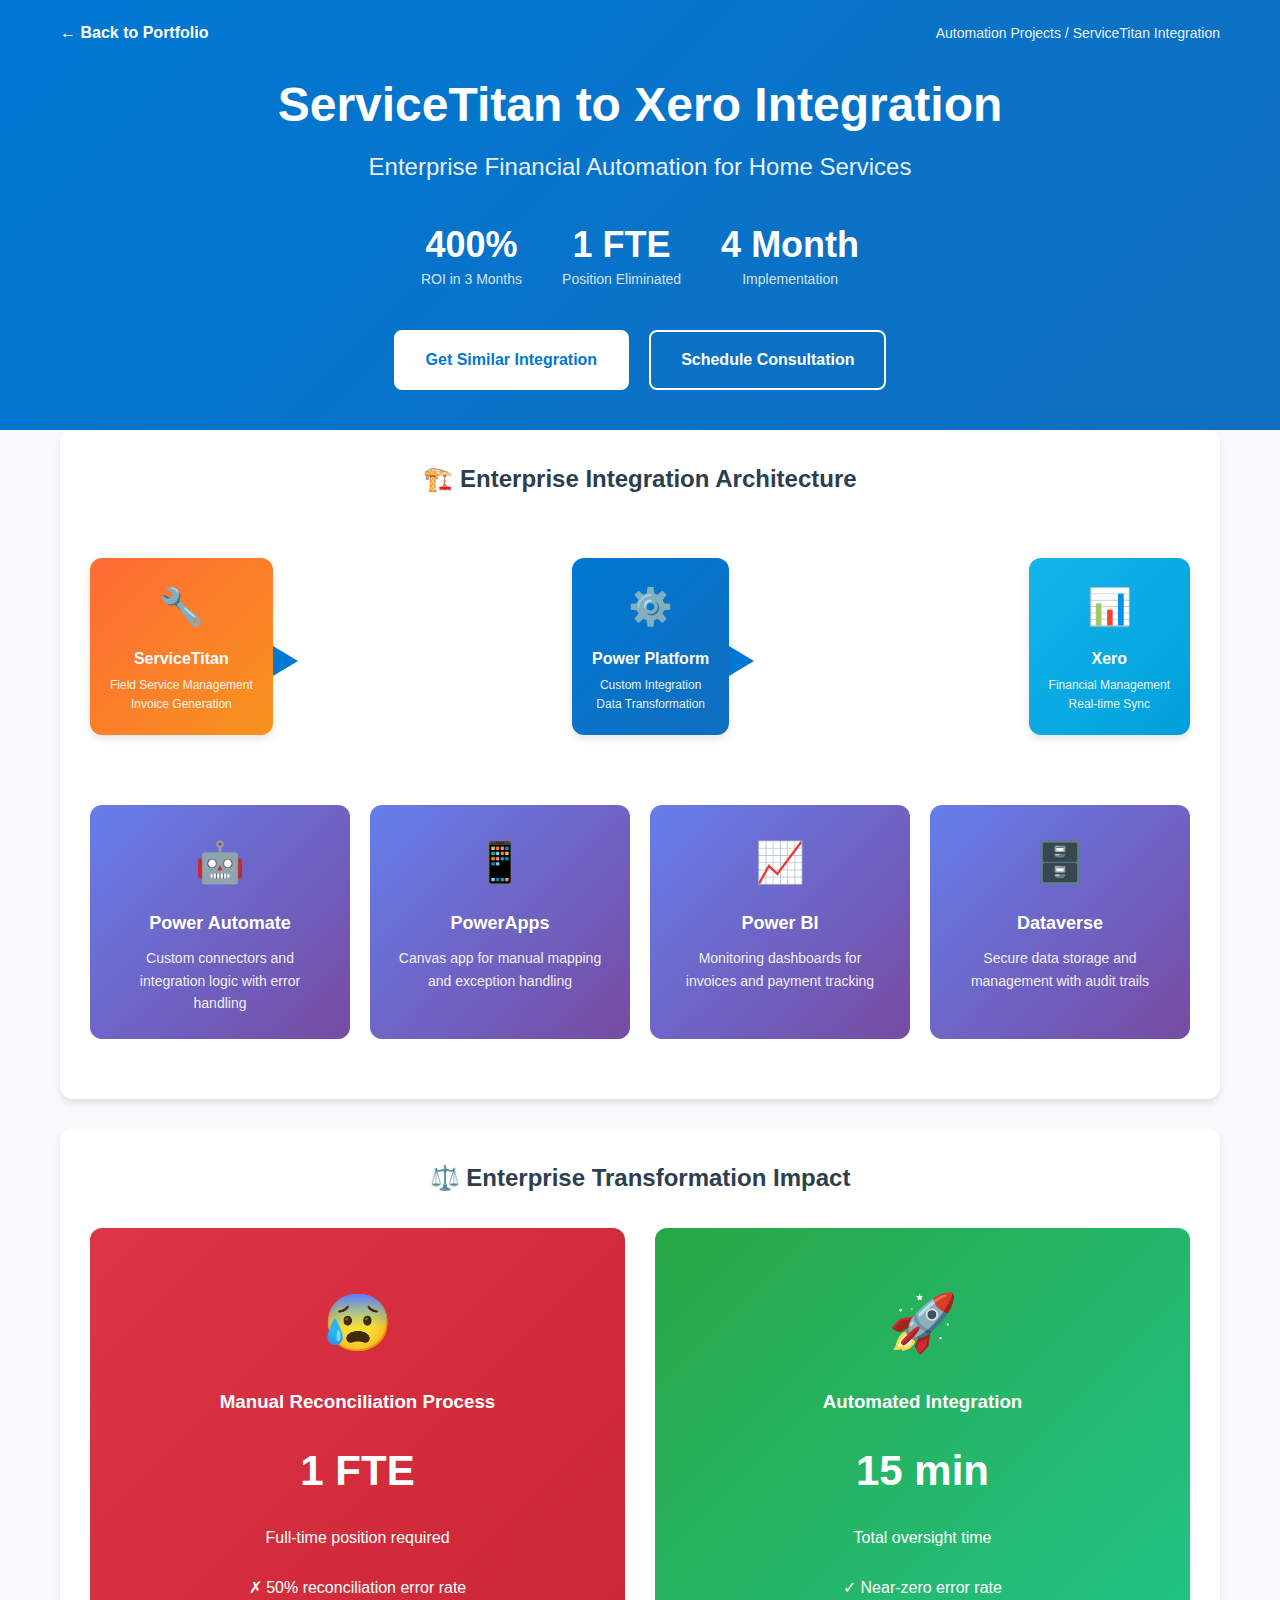
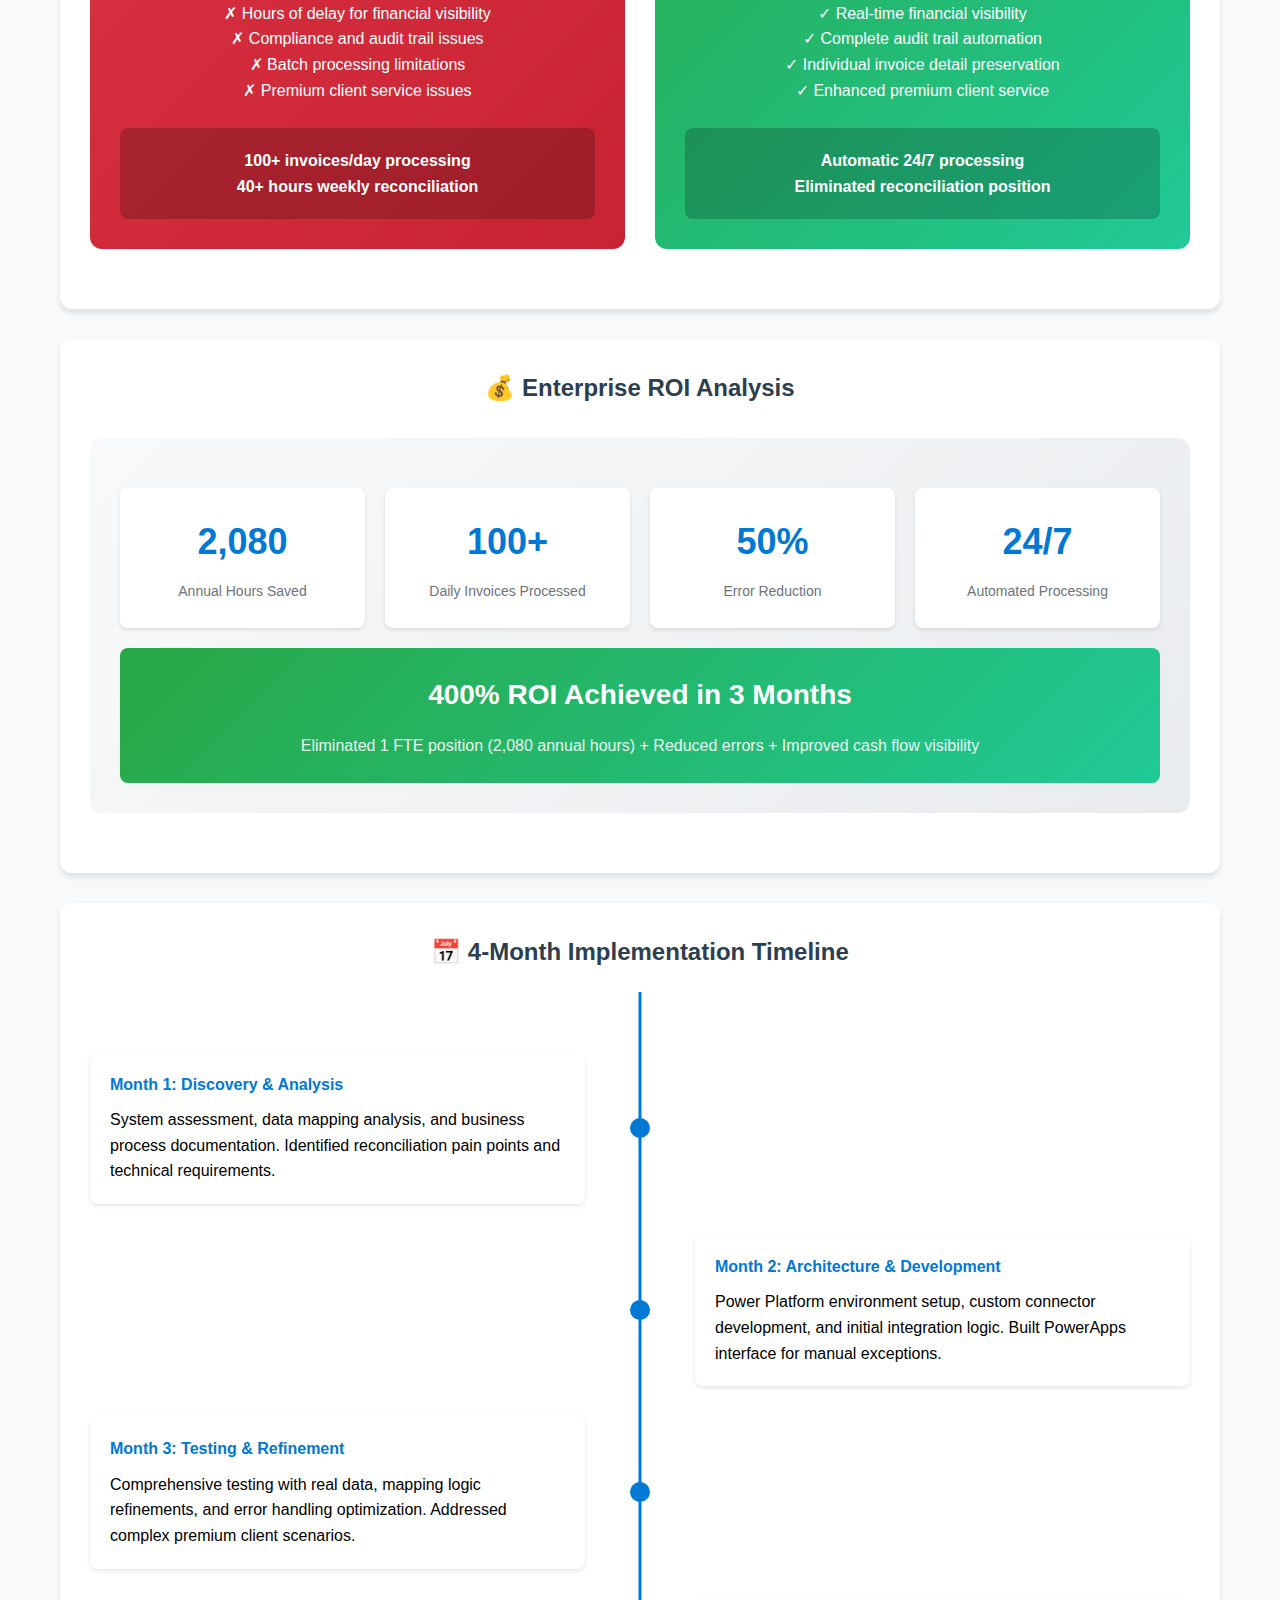
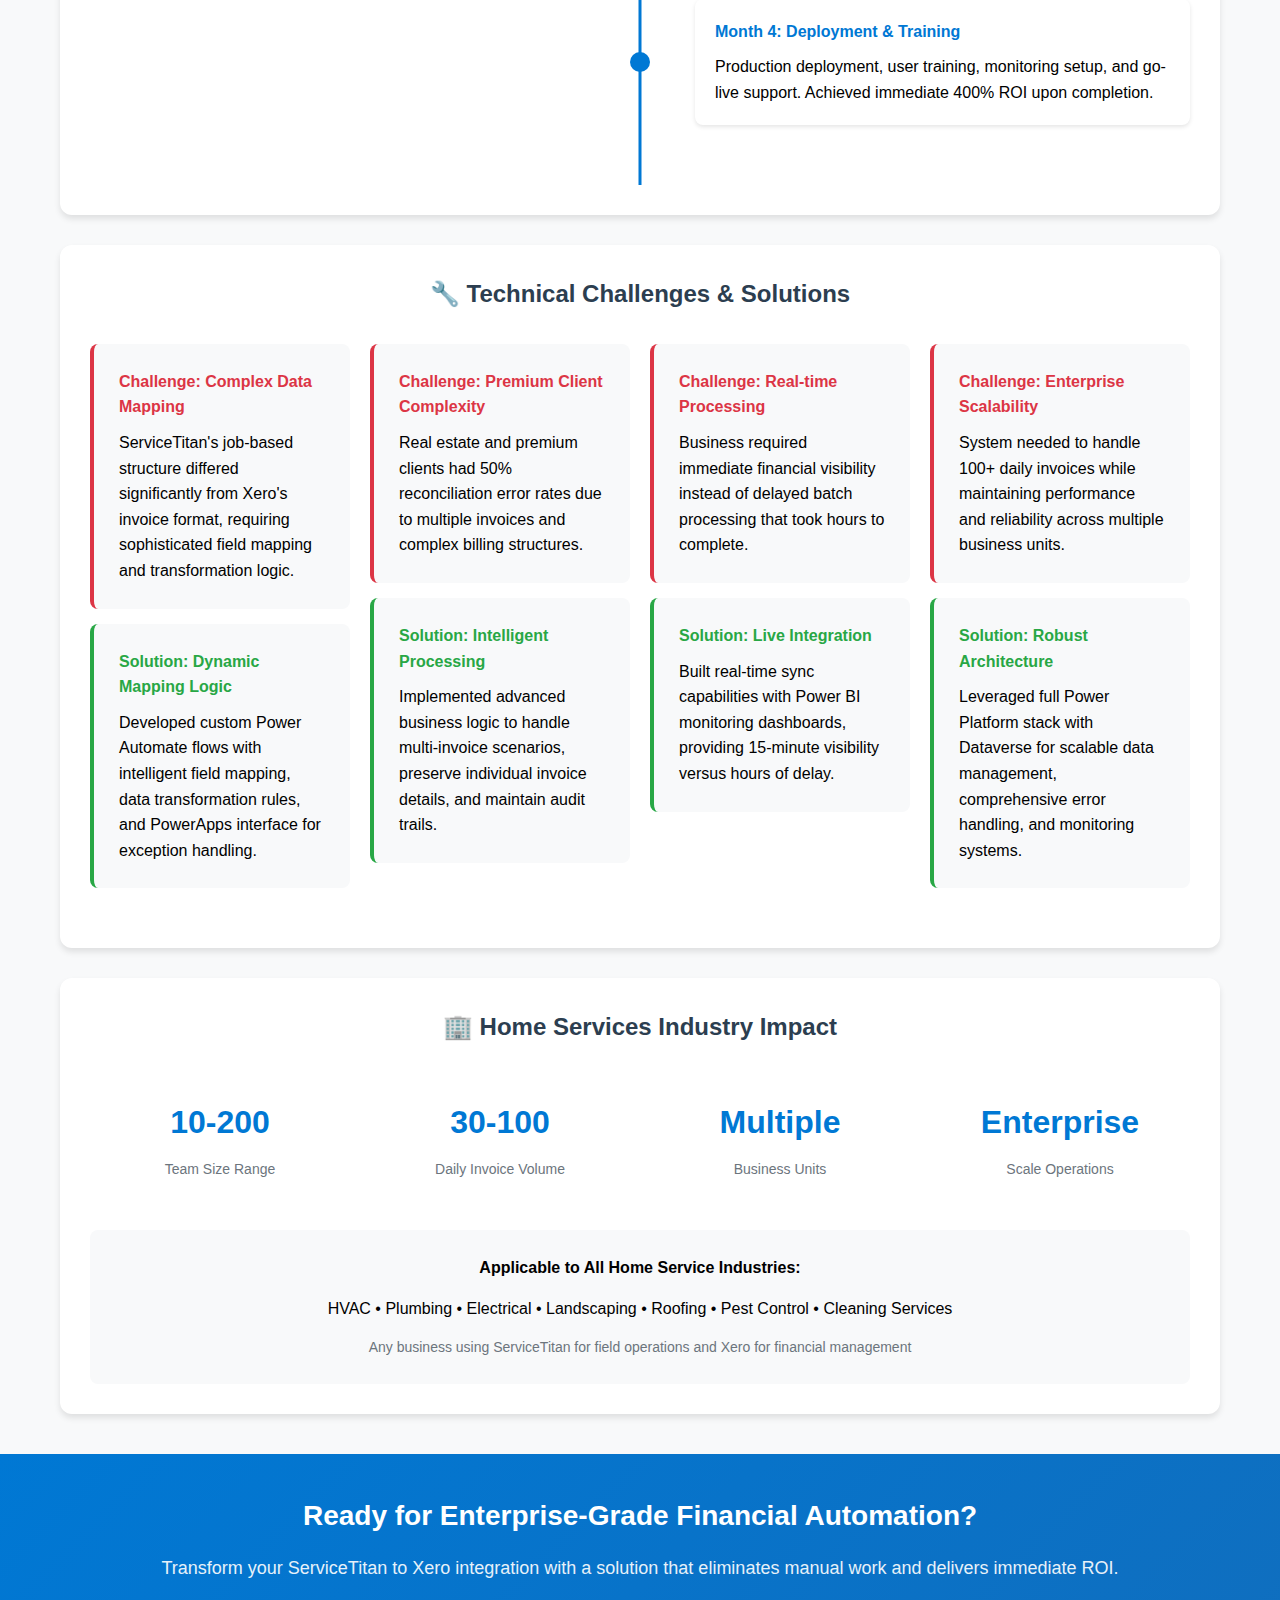
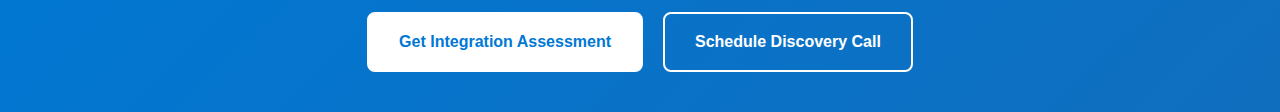
<file: casestudy-servicetitan-xero.html>
<!DOCTYPE html>
<html lang="en">
<head>
    <meta charset="UTF-8">
    <meta name="viewport" content="width=device-width, initial-scale=1.0">
    <title>ServiceTitan to Xero Integration - Allan Ramirez | Business Process Automation Expert</title>
    <style>
        * {
            margin: 0;
            padding: 0;
            box-sizing: border-box;
        }

        body {
            font-family: 'Segoe UI', Tahoma, Geneva, Verdana, sans-serif;
            background: #f8f9fa;
            line-height: 1.6;
        }

        /* Case Study Header */
        .case-study-header {
            background: linear-gradient(135deg, #0078d4, #106ebe);
            color: white;
            padding: 20px 0 40px 0;
            margin-bottom: 0;
        }

        .header-nav {
            max-width: 1200px;
            margin: 0 auto;
            padding: 0 20px;
            display: flex;
            justify-content: space-between;
            align-items: center;
            margin-bottom: 30px;
        }

        .back-link {
            color: white;
            text-decoration: none;
            font-weight: 600;
            display: flex;
            align-items: center;
            gap: 8px;
            transition: opacity 0.3s ease;
        }

        .back-link:hover {
            opacity: 0.8;
        }

        .case-study-breadcrumb {
            font-size: 14px;
            opacity: 0.9;
        }

        .hero-section {
            max-width: 1200px;
            margin: 0 auto;
            padding: 0 20px;
            text-align: center;
        }

        .hero-section h1 {
            font-size: 48px;
            font-weight: 700;
            margin-bottom: 15px;
            line-height: 1.2;
        }

        .hero-subtitle {
            font-size: 24px;
            opacity: 0.9;
            margin-bottom: 40px;
            font-weight: 300;
        }

        .hero-metrics {
            display: flex;
            justify-content: center;
            gap: 40px;
            margin: 40px 0;
        }

        .hero-metric {
            display: flex;
            flex-direction: column;
            align-items: center;
        }

        .metric-value {
            font-size: 36px;
            font-weight: bold;
            line-height: 1;
        }

        .metric-label {
            font-size: 14px;
            opacity: 0.8;
            margin-top: 5px;
        }

        .hero-cta {
            display: flex;
            justify-content: center;
            gap: 20px;
            margin-top: 30px;
        }

        .hero-cta .btn {
            padding: 15px 30px;
            font-size: 16px;
            font-weight: 600;
            border-radius: 8px;
            text-decoration: none;
            transition: all 0.3s ease;
        }

        .hero-cta .btn--primary {
            background: white;
            color: #0078d4;
            border: 2px solid white;
        }

        .hero-cta .btn--primary:hover {
            background: #f8f9fa;
            transform: translateY(-2px);
        }

        .hero-cta .btn--secondary {
            background: transparent;
            color: white;
            border: 2px solid white;
        }

        .hero-cta .btn--secondary:hover {
            background: white;
            color: #0078d4;
        }

        /* Content Container */
        .content-container {
            max-width: 1200px;
            margin: 0 auto;
            padding: 0 20px;
        }

        .mockup-section {
            background: white;
            margin: 30px 0;
            padding: 30px;
            border-radius: 12px;
            box-shadow: 0 4px 6px rgba(0, 0, 0, 0.1);
        }

        .mockup-section:first-of-type {
            margin-top: 0;
        }

        .mockup-title {
            font-size: 24px;
            font-weight: 600;
            color: #2c3e50;
            margin-bottom: 20px;
            text-align: center;
        }

        /* Enterprise Integration Architecture */
        .integration-flow {
            display: flex;
            align-items: center;
            justify-content: space-between;
            padding: 40px 0;
            position: relative;
        }

        .integration-step {
            display: flex;
            flex-direction: column;
            align-items: center;
            padding: 20px;
            background: linear-gradient(135deg, #0078d4, #106ebe);
            color: white;
            border-radius: 12px;
            min-width: 140px;
            text-align: center;
            position: relative;
            box-shadow: 0 4px 8px rgba(0, 0, 0, 0.1);
        }

        .integration-step.servicetitan { background: linear-gradient(135deg, #ff6b35, #f7931e); }
        .integration-step.power-platform { background: linear-gradient(135deg, #0078d4, #106ebe); }
        .integration-step.xero { background: linear-gradient(135deg, #13b5ea, #009fda); }

        .integration-arrow {
            position: absolute;
            top: 50%;
            right: -25px;
            width: 0;
            height: 0;
            border-top: 15px solid transparent;
            border-bottom: 15px solid transparent;
            border-left: 25px solid #0078d4;
            z-index: 1;
        }

        .step-icon {
            font-size: 36px;
            margin-bottom: 10px;
        }

        .step-title {
            font-weight: 600;
            margin-bottom: 5px;
        }

        .step-details {
            font-size: 12px;
            opacity: 0.9;
        }

        /* Power Platform Components */
        .platform-components {
            display: grid;
            grid-template-columns: repeat(auto-fit, minmax(200px, 1fr));
            gap: 20px;
            margin: 30px 0;
        }

        .component-card {
            background: linear-gradient(135deg, #667eea, #764ba2);
            color: white;
            padding: 25px;
            border-radius: 12px;
            text-align: center;
            transition: transform 0.3s ease;
        }

        .component-card:hover {
            transform: translateY(-5px);
        }

        .component-icon {
            font-size: 40px;
            margin-bottom: 15px;
        }

        .component-title {
            font-size: 18px;
            font-weight: 600;
            margin-bottom: 10px;
        }

        .component-desc {
            font-size: 14px;
            opacity: 0.9;
        }

        /* Before/After Enterprise Comparison */
        .enterprise-comparison {
            display: grid;
            grid-template-columns: 1fr 1fr;
            gap: 30px;
            margin: 30px 0;
        }

        .comparison-side {
            padding: 30px;
            border-radius: 12px;
            text-align: center;
        }

        .before-side {
            background: linear-gradient(135deg, #dc3545, #c82333);
            color: white;
        }

        .after-side {
            background: linear-gradient(135deg, #28a745, #20c997);
            color: white;
        }

        .comparison-metric {
            font-size: 42px;
            font-weight: bold;
            margin: 20px 0;
        }

        .comparison-icon {
            font-size: 56px;
            margin: 20px 0;
        }

        /* ROI Calculator Dashboard */
        .roi-dashboard {
            background: linear-gradient(135deg, #f8f9fa, #e9ecef);
            padding: 30px;
            border-radius: 12px;
            margin: 30px 0;
        }

        .roi-grid {
            display: grid;
            grid-template-columns: repeat(auto-fit, minmax(200px, 1fr));
            gap: 20px;
            margin: 20px 0;
        }

        .roi-card {
            background: white;
            padding: 25px;
            border-radius: 8px;
            text-align: center;
            box-shadow: 0 2px 4px rgba(0, 0, 0, 0.1);
        }

        .roi-number {
            font-size: 36px;
            font-weight: bold;
            color: #0078d4;
            margin-bottom: 10px;
        }

        .roi-label {
            font-size: 14px;
            color: #6c757d;
        }

        .roi-calculation {
            background: linear-gradient(135deg, #28a745, #20c997);
            color: white;
            padding: 25px;
            border-radius: 8px;
            margin-top: 20px;
            text-align: center;
        }

        /* Implementation Timeline */
        .timeline-container {
            position: relative;
            padding: 30px 0;
        }

        .timeline-line {
            position: absolute;
            left: 50%;
            top: 0;
            bottom: 0;
            width: 3px;
            background: #0078d4;
            transform: translateX(-50%);
        }

        .timeline-item {
            display: flex;
            align-items: center;
            margin: 30px 0;
            position: relative;
        }

        .timeline-content {
            background: white;
            padding: 20px;
            border-radius: 8px;
            box-shadow: 0 2px 4px rgba(0, 0, 0, 0.1);
            width: 45%;
        }

        .timeline-item:nth-child(odd) .timeline-content {
            margin-left: auto;
        }

        .timeline-item:nth-child(even) .timeline-content {
            margin-right: auto;
        }

        .timeline-marker {
            position: absolute;
            left: 50%;
            width: 20px;
            height: 20px;
            background: #0078d4;
            border-radius: 50%;
            transform: translateX(-50%);
            z-index: 1;
        }

        .phase-title {
            font-weight: 600;
            color: #0078d4;
            margin-bottom: 10px;
        }

        /* Technical Challenges */
        .challenge-grid {
            display: grid;
            grid-template-columns: repeat(auto-fit, minmax(250px, 1fr));
            gap: 20px;
            margin: 30px 0;
        }

        .challenge-card {
            background: #f8f9fa;
            padding: 25px;
            border-radius: 8px;
            border-left: 4px solid #dc3545;
        }

        .challenge-title {
            font-weight: 600;
            color: #dc3545;
            margin-bottom: 10px;
        }

        .solution-card {
            background: #f8f9fa;
            padding: 25px;
            border-radius: 8px;
            border-left: 4px solid #28a745;
            margin-top: 15px;
        }

        .solution-title {
            font-weight: 600;
            color: #28a745;
            margin-bottom: 10px;
        }

        /* Industry Impact */
        .impact-stats {
            display: grid;
            grid-template-columns: repeat(auto-fit, minmax(150px, 1fr));
            gap: 20px;
            margin: 30px 0;
        }

        .impact-stat {
            text-align: center;
            padding: 20px;
        }

        .impact-number {
            font-size: 32px;
            font-weight: bold;
            color: #0078d4;
            margin-bottom: 10px;
        }

        .impact-label {
            font-size: 14px;
            color: #6c757d;
        }

        /* Footer CTA */
        .footer-cta {
            background: linear-gradient(135deg, #0078d4, #106ebe);
            color: white;
            padding: 40px 20px;
            text-align: center;
            margin-top: 40px;
        }

        .footer-cta h2 {
            font-size: 28px;
            margin-bottom: 15px;
        }

        .footer-cta p {
            font-size: 18px;
            opacity: 0.9;
            margin-bottom: 30px;
        }

        /* Responsive Design */
        @media (max-width: 768px) {
            .hero-section h1 {
                font-size: 32px;
            }
            
            .hero-subtitle {
                font-size: 18px;
            }
            
            .hero-metrics {
                flex-direction: column;
                gap: 20px;
            }
            
            .hero-cta {
                flex-direction: column;
                align-items: center;
            }
            
            .hero-cta .btn {
                width: 100%;
                max-width: 300px;
            }

            .integration-flow {
                flex-direction: column;
                gap: 20px;
            }
            
            .integration-arrow {
                display: none;
            }
            
            .enterprise-comparison {
                grid-template-columns: 1fr;
            }
            
            .timeline-line {
                left: 20px;
            }
            
            .timeline-content {
                width: calc(100% - 60px);
                margin-left: 60px !important;
                margin-right: 0 !important;
            }
            
            .timeline-marker {
                left: 20px;
            }
        }
    </style>
</head>
<body>
    <!-- Header -->
    <header class="case-study-header">
        <div class="header-nav">
            <a href="./index.html" class="back-link">← Back to Portfolio</a>
            <div class="case-study-breadcrumb">
                <span>Automation Projects</span> / <span>ServiceTitan Integration</span>
            </div>
        </div>
        
        <div class="hero-section">
            <h1>ServiceTitan to Xero Integration</h1>
            <p class="hero-subtitle">Enterprise Financial Automation for Home Services</p>
            
            <div class="hero-metrics">
                <div class="hero-metric">
                    <span class="metric-value">400%</span>
                    <span class="metric-label">ROI in 3 Months</span>
                </div>
                <div class="hero-metric">
                    <span class="metric-value">1 FTE</span>
                    <span class="metric-label">Position Eliminated</span>
                </div>
                <div class="hero-metric">
                    <span class="metric-value">4 Month</span>
                    <span class="metric-label">Implementation</span>
                </div>
            </div>
            
            <div class="hero-cta">
                <a href="./index.html#contact" class="btn btn--primary">Get Similar Integration</a>
                <a href="mailto:iamahlramz253@gmail.com" class="btn btn--secondary">Schedule Consultation</a>
            </div>
        </div>
    </header>

    <!-- Content -->
    <div class="content-container">
        <!-- Enterprise Integration Architecture -->
        <div class="mockup-section">
            <h2 class="mockup-title">🏗️ Enterprise Integration Architecture</h2>
            <div class="integration-flow">
                <div class="integration-step servicetitan">
                    <div class="step-icon">🔧</div>
                    <div class="step-title">ServiceTitan</div>
                    <div class="step-details">Field Service Management<br>Invoice Generation</div>
                    <div class="integration-arrow"></div>
                </div>
                
                <div class="integration-step power-platform">
                    <div class="step-icon">⚙️</div>
                    <div class="step-title">Power Platform</div>
                    <div class="step-details">Custom Integration<br>Data Transformation</div>
                    <div class="integration-arrow"></div>
                </div>
                
                <div class="integration-step xero">
                    <div class="step-icon">📊</div>
                    <div class="step-title">Xero</div>
                    <div class="step-details">Financial Management<br>Real-time Sync</div>
                </div>
            </div>
            
            <div class="platform-components">
                <div class="component-card">
                    <div class="component-icon">🤖</div>
                    <div class="component-title">Power Automate</div>
                    <div class="component-desc">Custom connectors and integration logic with error handling</div>
                </div>
                
                <div class="component-card">
                    <div class="component-icon">📱</div>
                    <div class="component-title">PowerApps</div>
                    <div class="component-desc">Canvas app for manual mapping and exception handling</div>
                </div>
                
                <div class="component-card">
                    <div class="component-icon">📈</div>
                    <div class="component-title">Power BI</div>
                    <div class="component-desc">Monitoring dashboards for invoices and payment tracking</div>
                </div>
                
                <div class="component-card">
                    <div class="component-icon">🗄️</div>
                    <div class="component-title">Dataverse</div>
                    <div class="component-desc">Secure data storage and management with audit trails</div>
                </div>
            </div>
        </div>

        <!-- Enterprise Before/After Comparison -->
        <div class="mockup-section">
            <h2 class="mockup-title">⚖️ Enterprise Transformation Impact</h2>
            <div class="enterprise-comparison">
                <div class="comparison-side before-side">
                    <div class="comparison-icon">😰</div>
                    <h3>Manual Reconciliation Process</h3>
                    <div class="comparison-metric">1 FTE</div>
                    <p>Full-time position required</p>
                    <div style="margin: 25px 0;">
                        <p>✗ 50% reconciliation error rate</p>
                        <p>✗ Hours of delay for financial visibility</p>
                        <p>✗ Compliance and audit trail issues</p>
                        <p>✗ Batch processing limitations</p>
                        <p>✗ Premium client service issues</p>
                    </div>
                    <div style="background: rgba(0,0,0,0.2); padding: 20px; border-radius: 8px; margin-top: 25px;">
                        <strong>100+ invoices/day processing</strong><br>
                        <strong>40+ hours weekly reconciliation</strong>
                    </div>
                </div>
                
                <div class="comparison-side after-side">
                    <div class="comparison-icon">🚀</div>
                    <h3>Automated Integration</h3>
                    <div class="comparison-metric">15 min</div>
                    <p>Total oversight time</p>
                    <div style="margin: 25px 0;">
                        <p>✓ Near-zero error rate</p>
                        <p>✓ Real-time financial visibility</p>
                        <p>✓ Complete audit trail automation</p>
                        <p>✓ Individual invoice detail preservation</p>
                        <p>✓ Enhanced premium client service</p>
                    </div>
                    <div style="background: rgba(0,0,0,0.2); padding: 20px; border-radius: 8px; margin-top: 25px;">
                        <strong>Automatic 24/7 processing</strong><br>
                        <strong>Eliminated reconciliation position</strong>
                    </div>
                </div>
            </div>
        </div>

        <!-- ROI Dashboard -->
        <div class="mockup-section">
            <h2 class="mockup-title">💰 Enterprise ROI Analysis</h2>
            <div class="roi-dashboard">
                <div class="roi-grid">
                    <div class="roi-card">
                        <div class="roi-number">2,080</div>
                        <div class="roi-label">Annual Hours Saved</div>
                    </div>
                    
                    <div class="roi-card">
                        <div class="roi-number">100+</div>
                        <div class="roi-label">Daily Invoices Processed</div>
                    </div>
                    
                    <div class="roi-card">
                        <div class="roi-number">50%</div>
                        <div class="roi-label">Error Reduction</div>
                    </div>
                    
                    <div class="roi-card">
                        <div class="roi-number">24/7</div>
                        <div class="roi-label">Automated Processing</div>
                    </div>
                </div>
                
                <div class="roi-calculation">
                    <div style="font-size: 28px; font-weight: bold; margin-bottom: 15px;">
                        400% ROI Achieved in 3 Months
                    </div>
                    <div style="font-size: 16px; opacity: 0.9;">
                        Eliminated 1 FTE position (2,080 annual hours) + Reduced errors + Improved cash flow visibility
                    </div>
                </div>
            </div>
        </div>

        <!-- Implementation Timeline -->
        <div class="mockup-section">
            <h2 class="mockup-title">📅 4-Month Implementation Timeline</h2>
            <div class="timeline-container">
                <div class="timeline-line"></div>
                
                <div class="timeline-item">
                    <div class="timeline-marker"></div>
                    <div class="timeline-content">
                        <div class="phase-title">Month 1: Discovery & Analysis</div>
                        <p>System assessment, data mapping analysis, and business process documentation. Identified reconciliation pain points and technical requirements.</p>
                    </div>
                </div>
                
                <div class="timeline-item">
                    <div class="timeline-marker"></div>
                    <div class="timeline-content">
                        <div class="phase-title">Month 2: Architecture & Development</div>
                        <p>Power Platform environment setup, custom connector development, and initial integration logic. Built PowerApps interface for manual exceptions.</p>
                    </div>
                </div>
                
                <div class="timeline-item">
                    <div class="timeline-marker"></div>
                    <div class="timeline-content">
                        <div class="phase-title">Month 3: Testing & Refinement</div>
                        <p>Comprehensive testing with real data, mapping logic refinements, and error handling optimization. Addressed complex premium client scenarios.</p>
                    </div>
                </div>
                
                <div class="timeline-item">
                    <div class="timeline-marker"></div>
                    <div class="timeline-content">
                        <div class="phase-title">Month 4: Deployment & Training</div>
                        <p>Production deployment, user training, monitoring setup, and go-live support. Achieved immediate 400% ROI upon completion.</p>
                    </div>
                </div>
            </div>
        </div>

        <!-- Technical Challenges & Solutions -->
        <div class="mockup-section">
            <h2 class="mockup-title">🔧 Technical Challenges & Solutions</h2>
            <div class="challenge-grid">
                <div>
                    <div class="challenge-card">
                        <div class="challenge-title">Challenge: Complex Data Mapping</div>
                        <p>ServiceTitan's job-based structure differed significantly from Xero's invoice format, requiring sophisticated field mapping and transformation logic.</p>
                    </div>
                    <div class="solution-card">
                        <div class="solution-title">Solution: Dynamic Mapping Logic</div>
                        <p>Developed custom Power Automate flows with intelligent field mapping, data transformation rules, and PowerApps interface for exception handling.</p>
                    </div>
                </div>
                
                <div>
                    <div class="challenge-card">
                        <div class="challenge-title">Challenge: Premium Client Complexity</div>
                        <p>Real estate and premium clients had 50% reconciliation error rates due to multiple invoices and complex billing structures.</p>
                    </div>
                    <div class="solution-card">
                        <div class="solution-title">Solution: Intelligent Processing</div>
                        <p>Implemented advanced business logic to handle multi-invoice scenarios, preserve individual invoice details, and maintain audit trails.</p>
                    </div>
                </div>
                
                <div>
                    <div class="challenge-card">
                        <div class="challenge-title">Challenge: Real-time Processing</div>
                        <p>Business required immediate financial visibility instead of delayed batch processing that took hours to complete.</p>
                    </div>
                    <div class="solution-card">
                        <div class="solution-title">Solution: Live Integration</div>
                        <p>Built real-time sync capabilities with Power BI monitoring dashboards, providing 15-minute visibility versus hours of delay.</p>
                    </div>
                </div>
                
                <div>
                    <div class="challenge-card">
                        <div class="challenge-title">Challenge: Enterprise Scalability</div>
                        <p>System needed to handle 100+ daily invoices while maintaining performance and reliability across multiple business units.</p>
                    </div>
                    <div class="solution-card">
                        <div class="solution-title">Solution: Robust Architecture</div>
                        <p>Leveraged full Power Platform stack with Dataverse for scalable data management, comprehensive error handling, and monitoring systems.</p>
                    </div>
                </div>
            </div>
        </div>

        <!-- Industry Impact -->
        <div class="mockup-section">
            <h2 class="mockup-title">🏢 Home Services Industry Impact</h2>
            <div class="impact-stats">
                <div class="impact-stat">
                    <div class="impact-number">10-200</div>
                    <div class="impact-label">Team Size Range</div>
                </div>
                
                <div class="impact-stat">
                    <div class="impact-number">30-100</div>
                    <div class="impact-label">Daily Invoice Volume</div>
                </div>
                
                <div class="impact-stat">
                    <div class="impact-number">Multiple</div>
                    <div class="impact-label">Business Units</div>
                </div>
                
                <div class="impact-stat">
                    <div class="impact-number">Enterprise</div>
                    <div class="impact-label">Scale Operations</div>
                </div>
            </div>
            
            <div style="text-align: center; margin-top: 30px; padding: 25px; background: #f8f9fa; border-radius: 8px;">
                <h4>Applicable to All Home Service Industries:</h4>
                <p style="margin: 15px 0;">HVAC • Plumbing • Electrical • Landscaping • Roofing • Pest Control • Cleaning Services</p>
                <p style="color: #6c757d; font-size: 14px;">Any business using ServiceTitan for field operations and Xero for financial management</p>
            </div>
        </div>
    </div>

    <!-- Footer CTA -->
    <div class="footer-cta">
        <h2>Ready for Enterprise-Grade Financial Automation?</h2>
        <p>Transform your ServiceTitan to Xero integration with a solution that eliminates manual work and delivers immediate ROI.</p>
        <div class="hero-cta">
            <a href="./index.html#contact" class="btn btn--primary">Get Integration Assessment</a>
            <a href="mailto:iamahlramz253@gmail.com" class="btn btn--secondary">Schedule Discovery Call</a>
        </div>
    </div>
</body>
</html>
</file>
